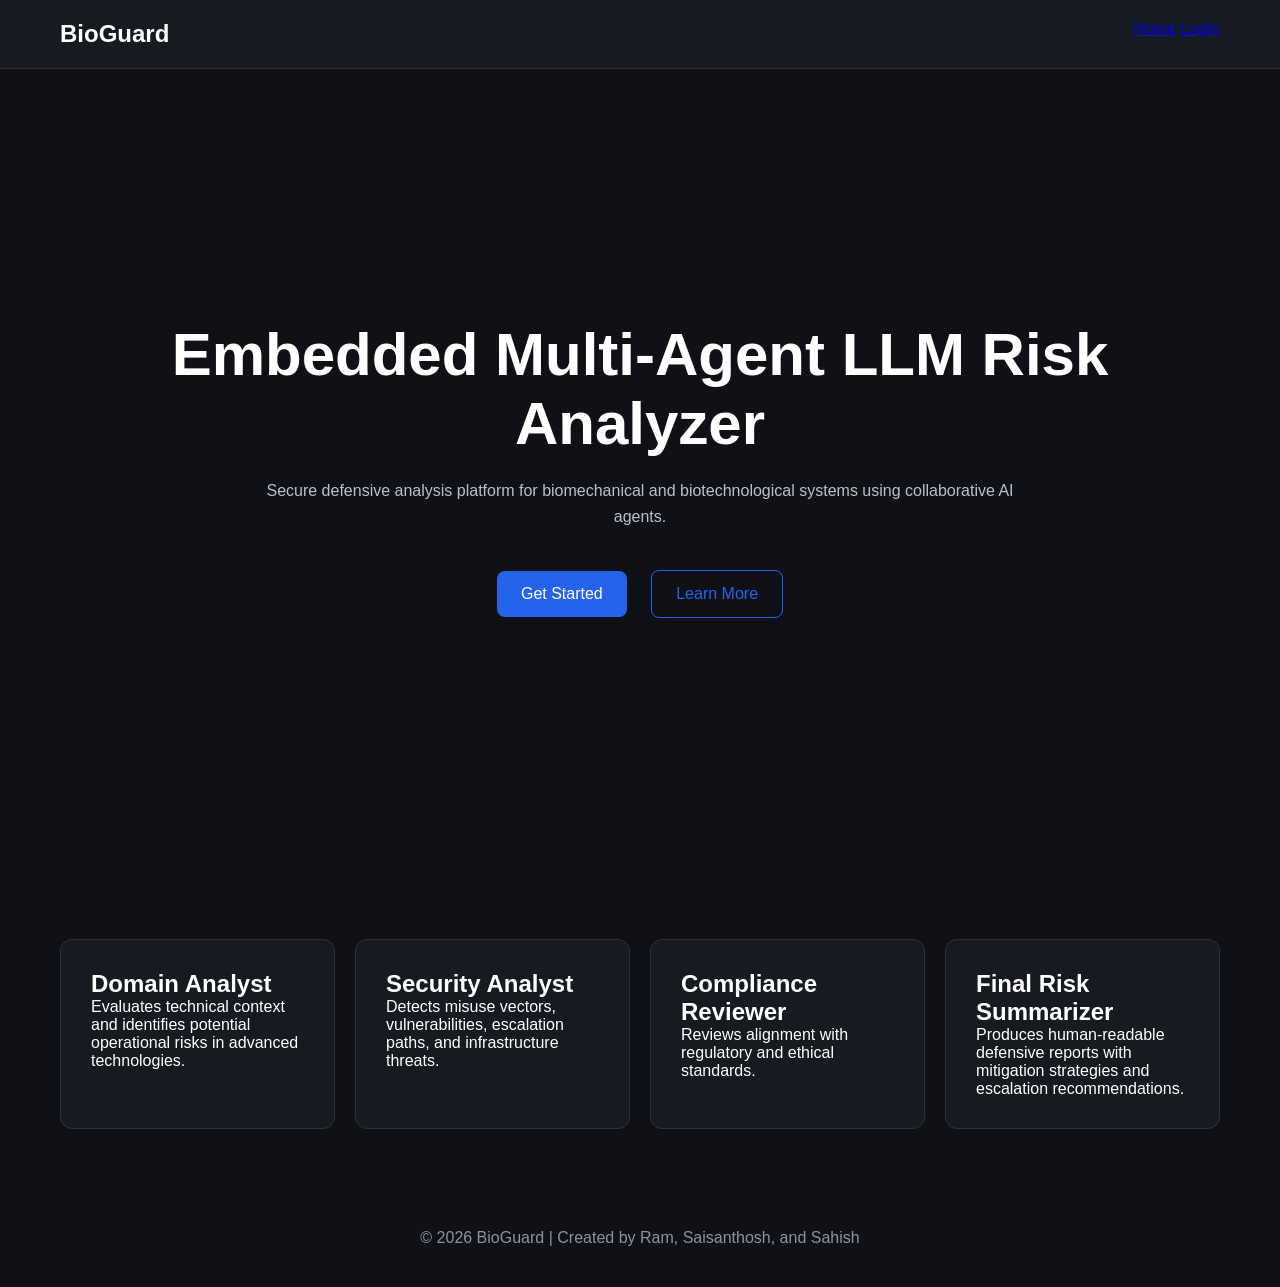
<file: frontend/index.html>
<!DOCTYPE html>
<html lang="en">
<head>
  <meta charset="UTF-8" />
  <meta name="viewport" content="width=device-width, initial-scale=1.0"/>
  <title>Embedded Multi-Agent LLM Risk Analyzer</title>
  <link rel="stylesheet" href="css/style.css"/>
</head>
<body>

<header class="navbar">
  <div class="logo">BioGuard</div>

  <nav>
    <a href="index.html">Home</a>
    <a href="login.html">Login</a>
  </nav>
</header>

<section class="hero">
  <div class="hero-content">
    <h1>Embedded Multi-Agent LLM Risk Analyzer</h1>

    <p>
      Secure defensive analysis platform for biomechanical and
      biotechnological systems using collaborative AI agents.
    </p>

    <div class="hero-buttons">
      <a href="login.html" class="btn-primary">Get Started</a>
      <a href="#features" class="btn-secondary">Learn More</a>
    </div>
  </div>
</section>

<section id="features" class="features">

  <div class="feature-card">
    <h2>Domain Analyst</h2>
    <p>
      Evaluates technical context and identifies potential
      operational risks in advanced technologies.
    </p>
  </div>

  <div class="feature-card">
    <h2>Security Analyst</h2>
    <p>
      Detects misuse vectors, vulnerabilities, escalation
      paths, and infrastructure threats.
    </p>
  </div>

  <div class="feature-card">
    <h2>Compliance Reviewer</h2>
    <p>
      Reviews alignment with regulatory and ethical standards.
    </p>
  </div>

  <div class="feature-card">
    <h2>Final Risk Summarizer</h2>
    <p>
      Produces human-readable defensive reports with mitigation
      strategies and escalation recommendations.
    </p>
  </div>

</section>

<footer>
  <p>© 2026 BioGuard | Created by Ram, Saisanthosh, and Sahish</p>
</footer>

</body>
</html>
</file>
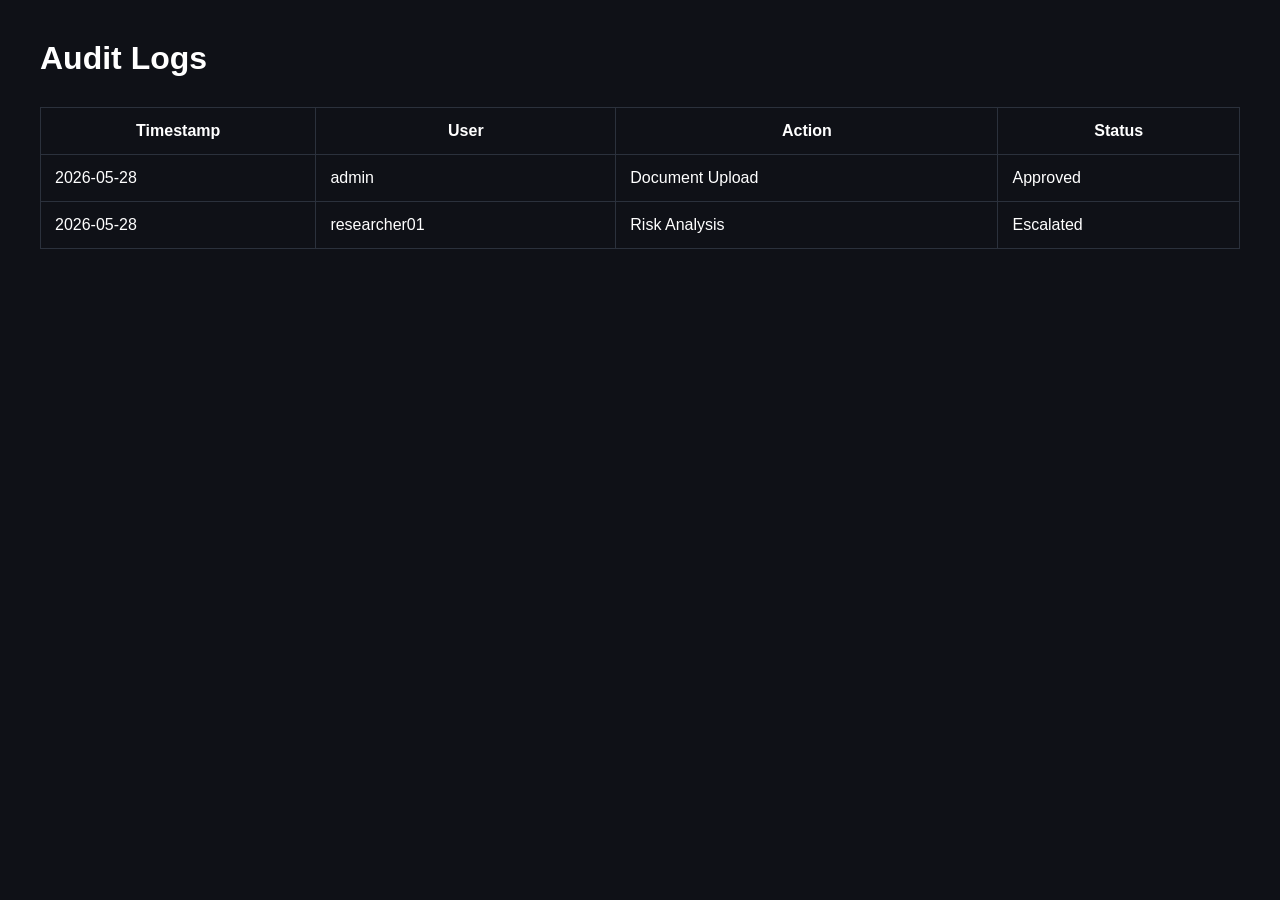
<file: frontend/audit.html>
<!DOCTYPE html>
<html lang="en">
<head>
  <meta charset="UTF-8"/>
  <meta name="viewport" content="width=device-width, initial-scale=1.0"/>
  <title>Audit Logs</title>
  <link rel="stylesheet" href="css/style.css"/>
</head>
<body>

<div class="audit-container">

  <h1>Audit Logs</h1>

  <table>

    <thead>
      <tr>
        <th>Timestamp</th>
        <th>User</th>
        <th>Action</th>
        <th>Status</th>
      </tr>
    </thead>

    <tbody>

      <tr>
        <td>2026-05-28</td>
        <td>admin</td>
        <td>Document Upload</td>
        <td>Approved</td>
      </tr>

      <tr>
        <td>2026-05-28</td>
        <td>researcher01</td>
        <td>Risk Analysis</td>
        <td>Escalated</td>
      </tr>

    </tbody>

  </table>

</div>

</body>
</html>
</file>
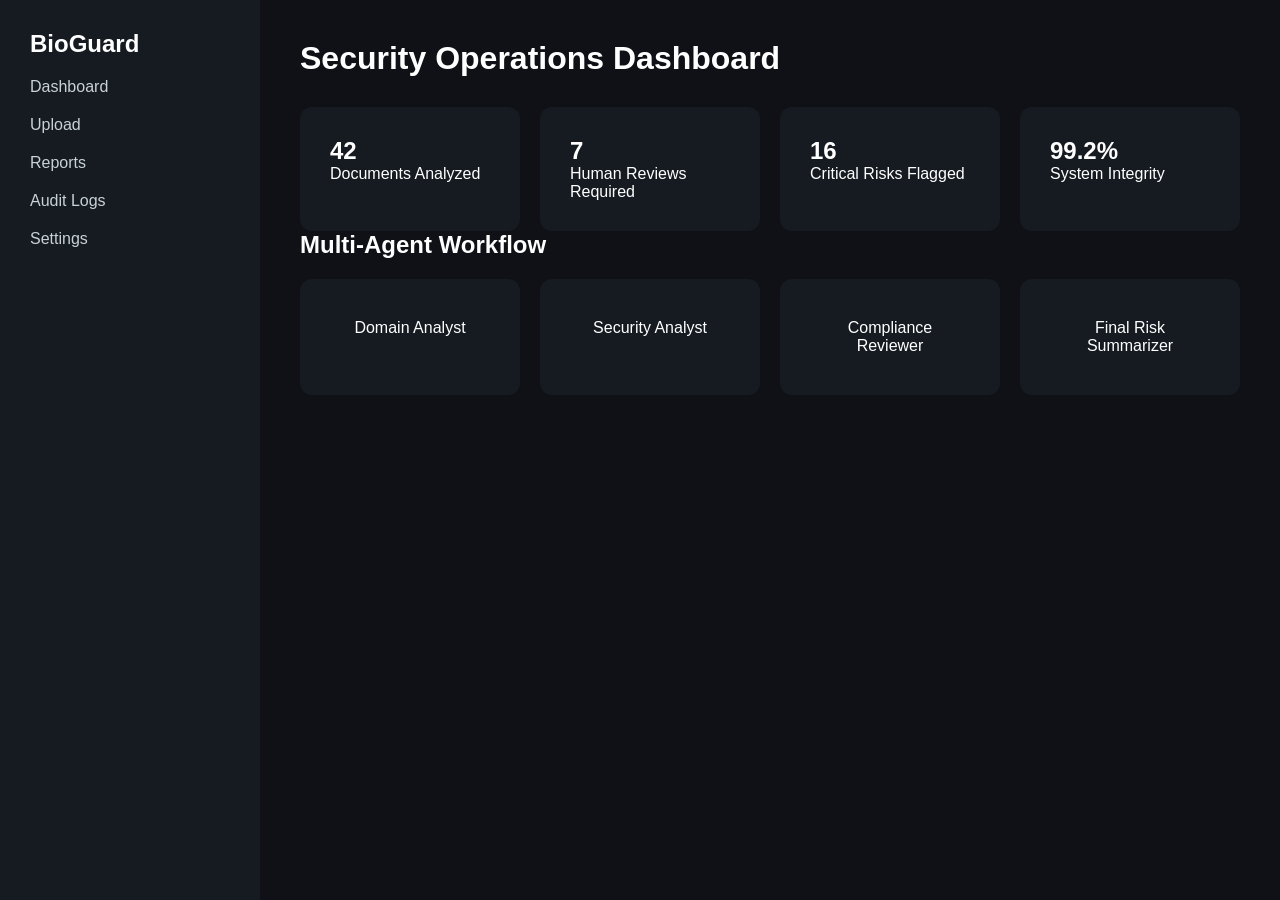
<file: frontend/dashboard.html>
<!DOCTYPE html>
<html lang="en">
<head>
  <meta charset="UTF-8"/>
  <meta name="viewport" content="width=device-width, initial-scale=1.0"/>
  <title>Dashboard</title>
  <link rel="stylesheet" href="css/style.css"/>
</head>
<body>

<div class="dashboard">

  <aside class="sidebar">

    <h2>BioGuard</h2>

    <a href="dashboard.html">Dashboard</a>
    <a href="upload.html">Upload</a>
    <a href="report.html">Reports</a>
    <a href="audit.html">Audit Logs</a>
    <a href="settings.html">Settings</a>

  </aside>

  <main class="main-content">

    <h1>Security Operations Dashboard</h1>

    <div class="stats-grid">

      <div class="stat-card">
        <h2>42</h2>
        <p>Documents Analyzed</p>
      </div>

      <div class="stat-card">
        <h2>7</h2>
        <p>Human Reviews Required</p>
      </div>

      <div class="stat-card">
        <h2>16</h2>
        <p>Critical Risks Flagged</p>
      </div>

      <div class="stat-card">
        <h2>99.2%</h2>
        <p>System Integrity</p>
      </div>

    </div>

    <section class="agent-workflow">

      <h2>Multi-Agent Workflow</h2>

      <div class="workflow-grid">

        <div class="workflow-card">
          Domain Analyst
        </div>

        <div class="workflow-card">
          Security Analyst
        </div>

        <div class="workflow-card">
          Compliance Reviewer
        </div>

        <div class="workflow-card">
          Final Risk Summarizer
        </div>

      </div>

    </section>

  </main>

</div>

</body>
</html>
</file>
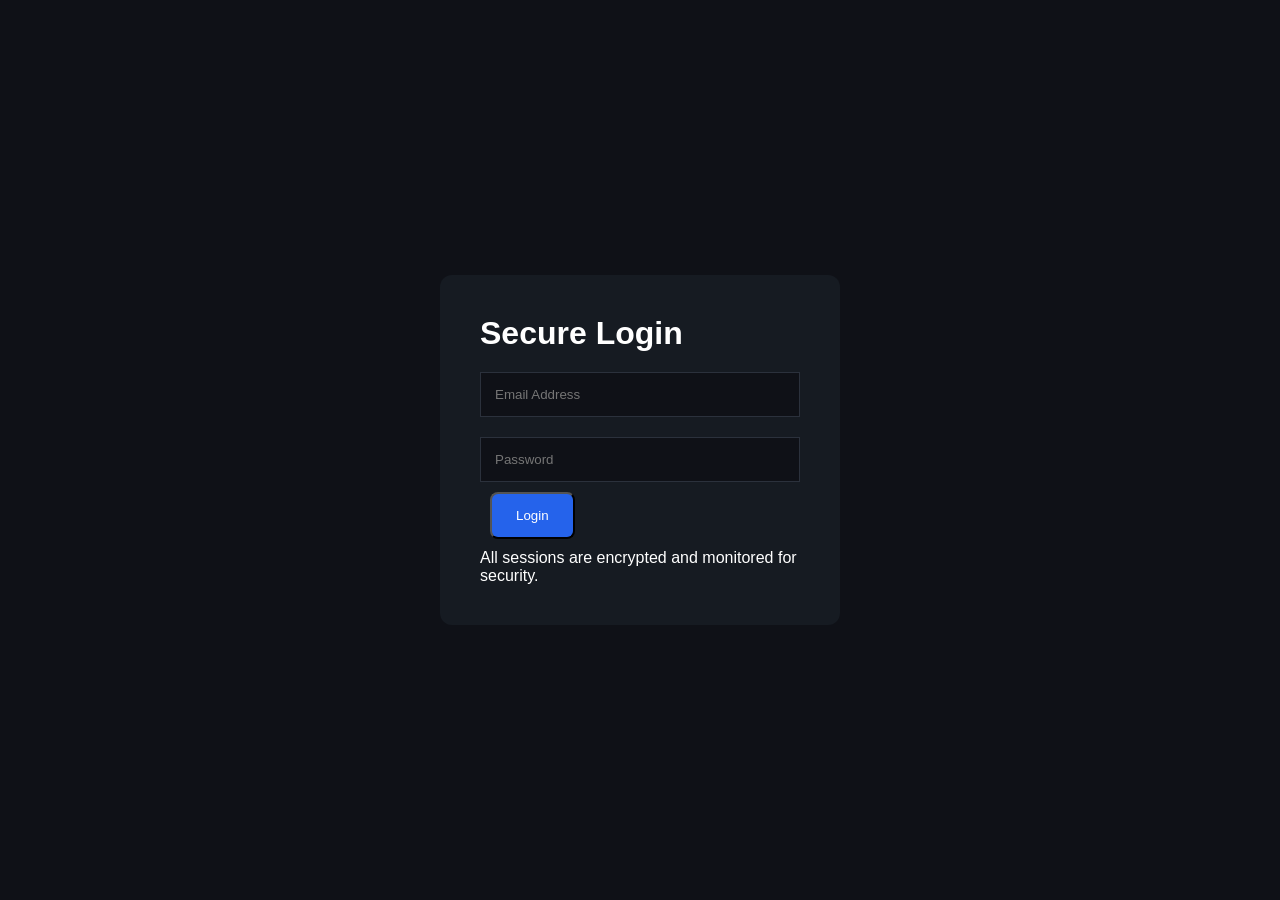
<file: frontend/login.html>
<!DOCTYPE html>
<html lang="en">
<head>
  <meta charset="UTF-8"/>
  <meta name="viewport" content="width=device-width, initial-scale=1.0"/>
  <title>Login</title>
  <link rel="stylesheet" href="css/style.css"/>
</head>
<body>

<div class="center-container">

  <div class="login-card">

    <h1>Secure Login</h1>

    <form>

      <input type="email" placeholder="Email Address" required/>

      <input type="password" placeholder="Password" required/>

      <button type="submit" class="btn-primary">
        Login
      </button>

    </form>

    <p class="small-text">
      All sessions are encrypted and monitored for security.
    </p>

  </div>

</div>

</body>
</html>
</file>
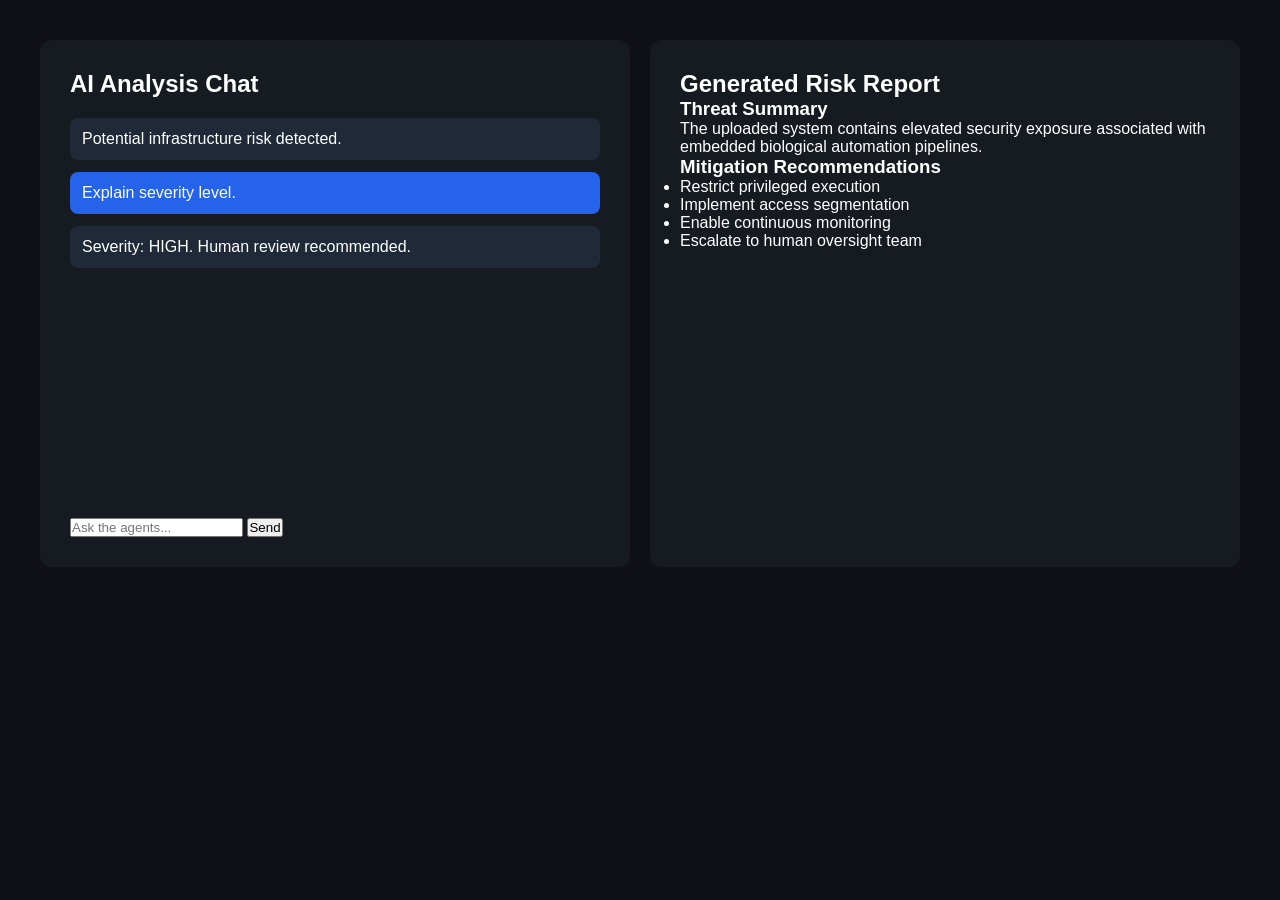
<file: frontend/report.html>
<!DOCTYPE html>
<html lang="en">
<head>
  <meta charset="UTF-8"/>
  <meta name="viewport" content="width=device-width, initial-scale=1.0"/>
  <title>Risk Reports</title>
  <link rel="stylesheet" href="css/style.css"/>
</head>
<body>

<div class="report-layout">

  <section class="chat-panel">

    <h2>AI Analysis Chat</h2>

    <div class="chat-window">

      <div class="message ai">
        Potential infrastructure risk detected.
      </div>

      <div class="message user">
        Explain severity level.
      </div>

      <div class="message ai">
        Severity: HIGH. Human review recommended.
      </div>

    </div>

    <div class="chat-input">
      <input type="text" placeholder="Ask the agents..."/>
      <button>Send</button>
    </div>

  </section>

  <section class="report-panel">

    <h2>Generated Risk Report</h2>

    <div class="report-card">

      <h3>Threat Summary</h3>

      <p>
        The uploaded system contains elevated security exposure
        associated with embedded biological automation pipelines.
      </p>

      <h3>Mitigation Recommendations</h3>

      <ul>
        <li>Restrict privileged execution</li>
        <li>Implement access segmentation</li>
        <li>Enable continuous monitoring</li>
        <li>Escalate to human oversight team</li>
      </ul>

    </div>

  </section>

</div>

</body>
</html>
</file>
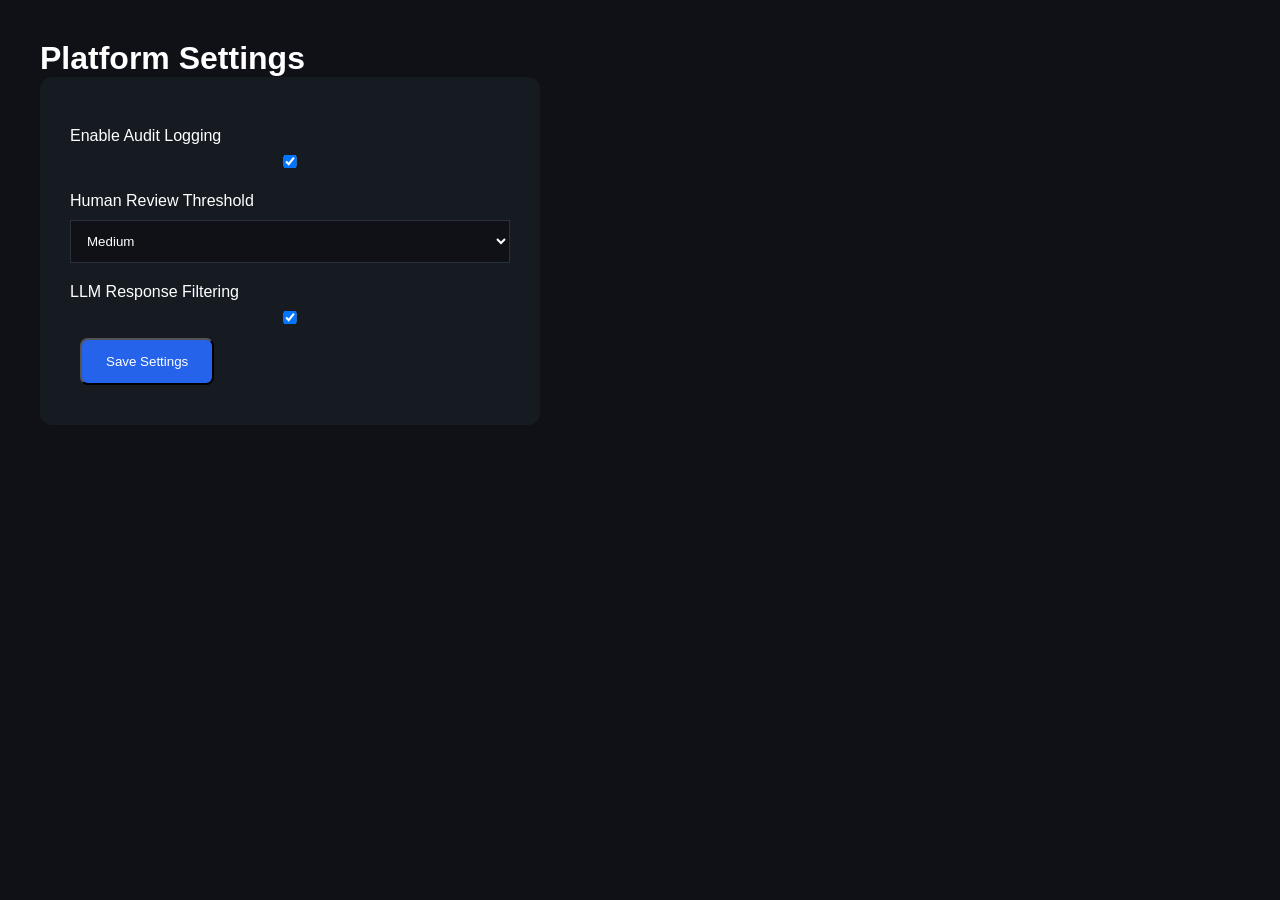
<file: frontend/settings.html>
<!DOCTYPE html>
<html lang="en">
<head>
  <meta charset="UTF-8"/>
  <meta name="viewport" content="width=device-width, initial-scale=1.0"/>
  <title>Settings</title>
  <link rel="stylesheet" href="css/style.css"/>
</head>
<body>

<div class="settings-container">

  <h1>Platform Settings</h1>

  <div class="settings-card">

    <label>Enable Audit Logging</label>
    <input type="checkbox" checked/>

    <label>Human Review Threshold</label>
    <select>
      <option>Low</option>
      <option selected>Medium</option>
      <option>High</option>
    </select>

    <label>LLM Response Filtering</label>
    <input type="checkbox" checked/>

    <button class="btn-primary">
      Save Settings
    </button>

  </div>

</div>

</body>
</html>
</file>
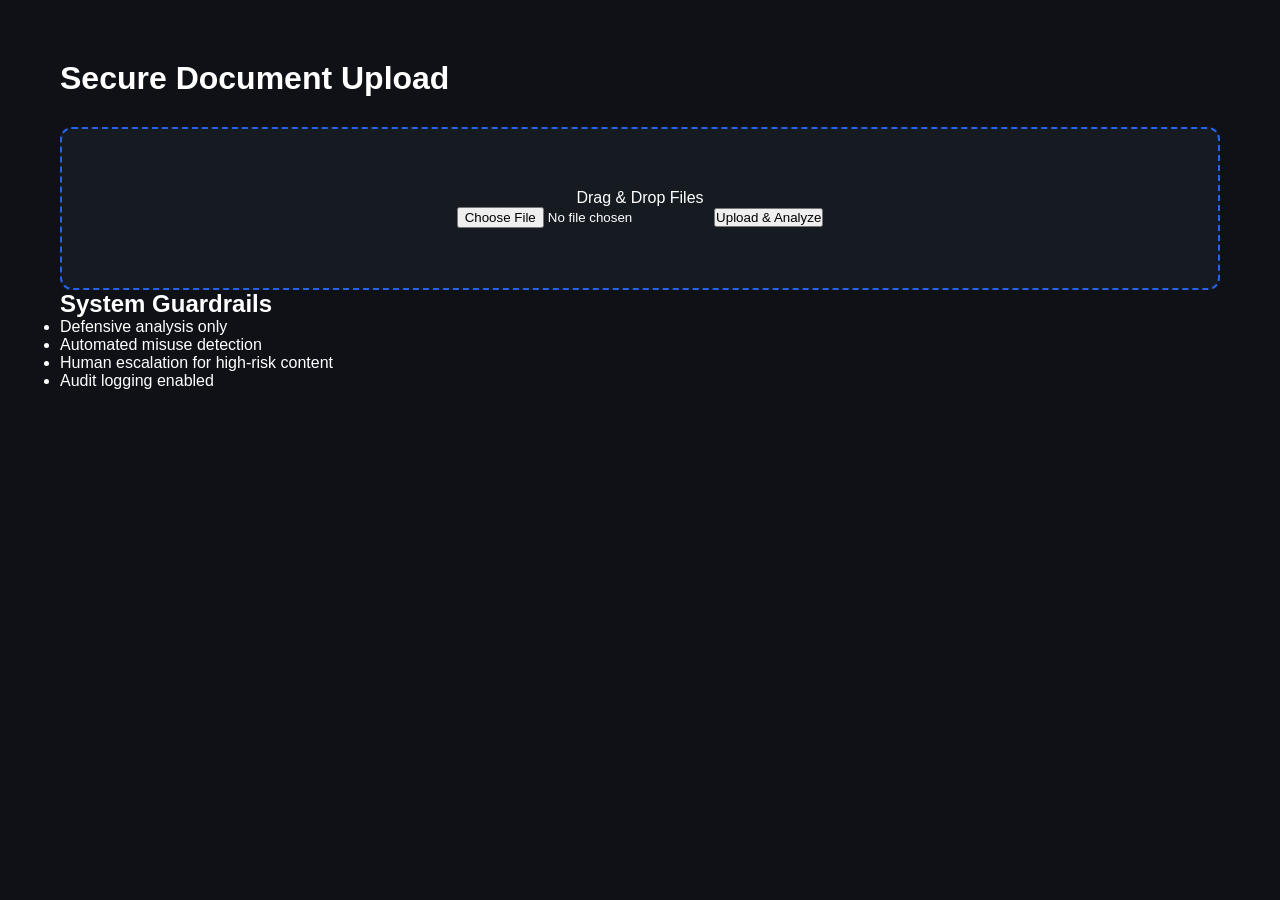
<file: frontend/upload.html>
<!DOCTYPE html>
<html lang="en">
<head>
  <meta charset="UTF-8"/>
  <meta name="viewport" content="width=device-width, initial-scale=1.0"/>
  <title>Upload</title>
  <link rel="stylesheet" href="css/style.css"/>
</head>
<body>

<div class="upload-container">

  <h1>Secure Document Upload</h1>

  <div class="upload-box">

    <p>Drag & Drop Files</p>

    <input
    type="file"
    id="fileInput"
    />
    <button onclick="uploadFile()">
    Upload & Analyze
    </button>

  </div>

  <div class="guardrails">

    <h2>System Guardrails</h2>

    <ul>
      <li>Defensive analysis only</li>
      <li>Automated misuse detection</li>
      <li>Human escalation for high-risk content</li>
      <li>Audit logging enabled</li>
    </ul>

  </div>

</div>

</body>
</html>
</file>
<file: frontend/css/style.css>
* {
    margin: 0;
    padding: 0;
    box-sizing: border-box;
    font-family: Arial, sans-serif;
  }
  
  body {
    background: #0f1117;
    color: white;
  }
  
  /* NAVBAR */
  
  .navbar {
    display: flex;
    justify-content: space-between;
    padding: 20px 60px;
    background: #161b22;
    border-bottom: 1px solid #2b313c;
  }
  
  .logo {
    font-size: 24px;
    font-weight: bold;
  }
  
  /* HERO */
  
  .hero {
    height: 90vh;
    display: flex;
    justify-content: center;
    align-items: center;
    text-align: center;
    padding: 40px;
  }
  
  .hero h1 {
    font-size: 60px;
    margin-bottom: 20px;
  }
  
  .hero p {
    max-width: 800px;
    margin: auto;
    color: #b8c1cc;
    line-height: 1.6;
  }
  
  .hero-buttons {
    margin-top: 30px;
  }
  
  .btn-primary,
  .btn-secondary {
    padding: 14px 24px;
    border-radius: 8px;
    text-decoration: none;
    margin: 10px;
    display: inline-block;
  }
  
  .btn-primary {
    background: #2563eb;
    color: white;
  }
  
  .btn-secondary {
    border: 1px solid #2563eb;
    color: #2563eb;
  }
  
  /* FEATURES */
  
  .features {
    display: grid;
    grid-template-columns: repeat(auto-fit,minmax(250px,1fr));
    gap: 20px;
    padding: 60px;
  }
  
  .feature-card {
    background: #161b22;
    padding: 30px;
    border-radius: 12px;
    border: 1px solid #2b313c;
  }
  
  /* LOGIN */
  
  .center-container {
    height: 100vh;
    display: flex;
    justify-content: center;
    align-items: center;
  }
  
  .login-card {
    background: #161b22;
    padding: 40px;
    border-radius: 12px;
    width: 400px;
  }
  
  .login-card input {
    width: 100%;
    margin-top: 20px;
    padding: 14px;
    background: #0f1117;
    border: 1px solid #2b313c;
    color: white;
  }
  
  /* DASHBOARD */
  
  .dashboard {
    display: flex;
  }
  
  .sidebar {
    width: 260px;
    background: #161b22;
    height: 100vh;
    padding: 30px;
  }
  
  .sidebar a {
    display: block;
    margin-top: 20px;
    color: #c9d1d9;
    text-decoration: none;
  }
  
  .main-content {
    flex: 1;
    padding: 40px;
  }
  
  .stats-grid {
    display: grid;
    grid-template-columns: repeat(4,1fr);
    gap: 20px;
    margin-top: 30px;
  }
  
  .stat-card {
    background: #161b22;
    padding: 30px;
    border-radius: 12px;
  }
  
  /* WORKFLOW */
  
  .workflow-grid {
    display: grid;
    grid-template-columns: repeat(4,1fr);
    gap: 20px;
    margin-top: 20px;
  }
  
  .workflow-card {
    background: #161b22;
    padding: 40px;
    border-radius: 12px;
    text-align: center;
  }
  
  /* UPLOAD */
  
  .upload-container {
    padding: 60px;
  }
  
  .upload-box {
    margin-top: 30px;
    background: #161b22;
    padding: 60px;
    border: 2px dashed #2563eb;
    border-radius: 12px;
    text-align: center;
  }
  
  /* REPORTS */
  
  .report-layout {
    display: flex;
    gap: 20px;
    padding: 40px;
  }
  
  .chat-panel,
  .report-panel {
    flex: 1;
    background: #161b22;
    padding: 30px;
    border-radius: 12px;
  }
  
  .chat-window {
    height: 400px;
    overflow-y: auto;
    margin-top: 20px;
  }
  
  .message {
    padding: 12px;
    margin-bottom: 12px;
    border-radius: 8px;
  }
  
  .ai {
    background: #1f2937;
  }
  
  .user {
    background: #2563eb;
  }
  
  /* AUDIT */
  
  .audit-container {
    padding: 40px;
  }
  
  table {
    width: 100%;
    margin-top: 30px;
    border-collapse: collapse;
  }
  
  th,
  td {
    border: 1px solid #2b313c;
    padding: 14px;
  }
  
  /* SETTINGS */
  
  .settings-container {
    padding: 40px;
  }
  
  .settings-card {
    background: #161b22;
    padding: 30px;
    border-radius: 12px;
    width: 500px;
  }
  
  .settings-card label {
    display: block;
    margin-top: 20px;
  }
  
  .settings-card select,
  .settings-card input {
    width: 100%;
    margin-top: 10px;
    padding: 12px;
    background: #0f1117;
    border: 1px solid #2b313c;
    color: white;
  }
  
  footer {
    text-align: center;
    padding: 40px;
    color: #8b949e;
  }
</file>
